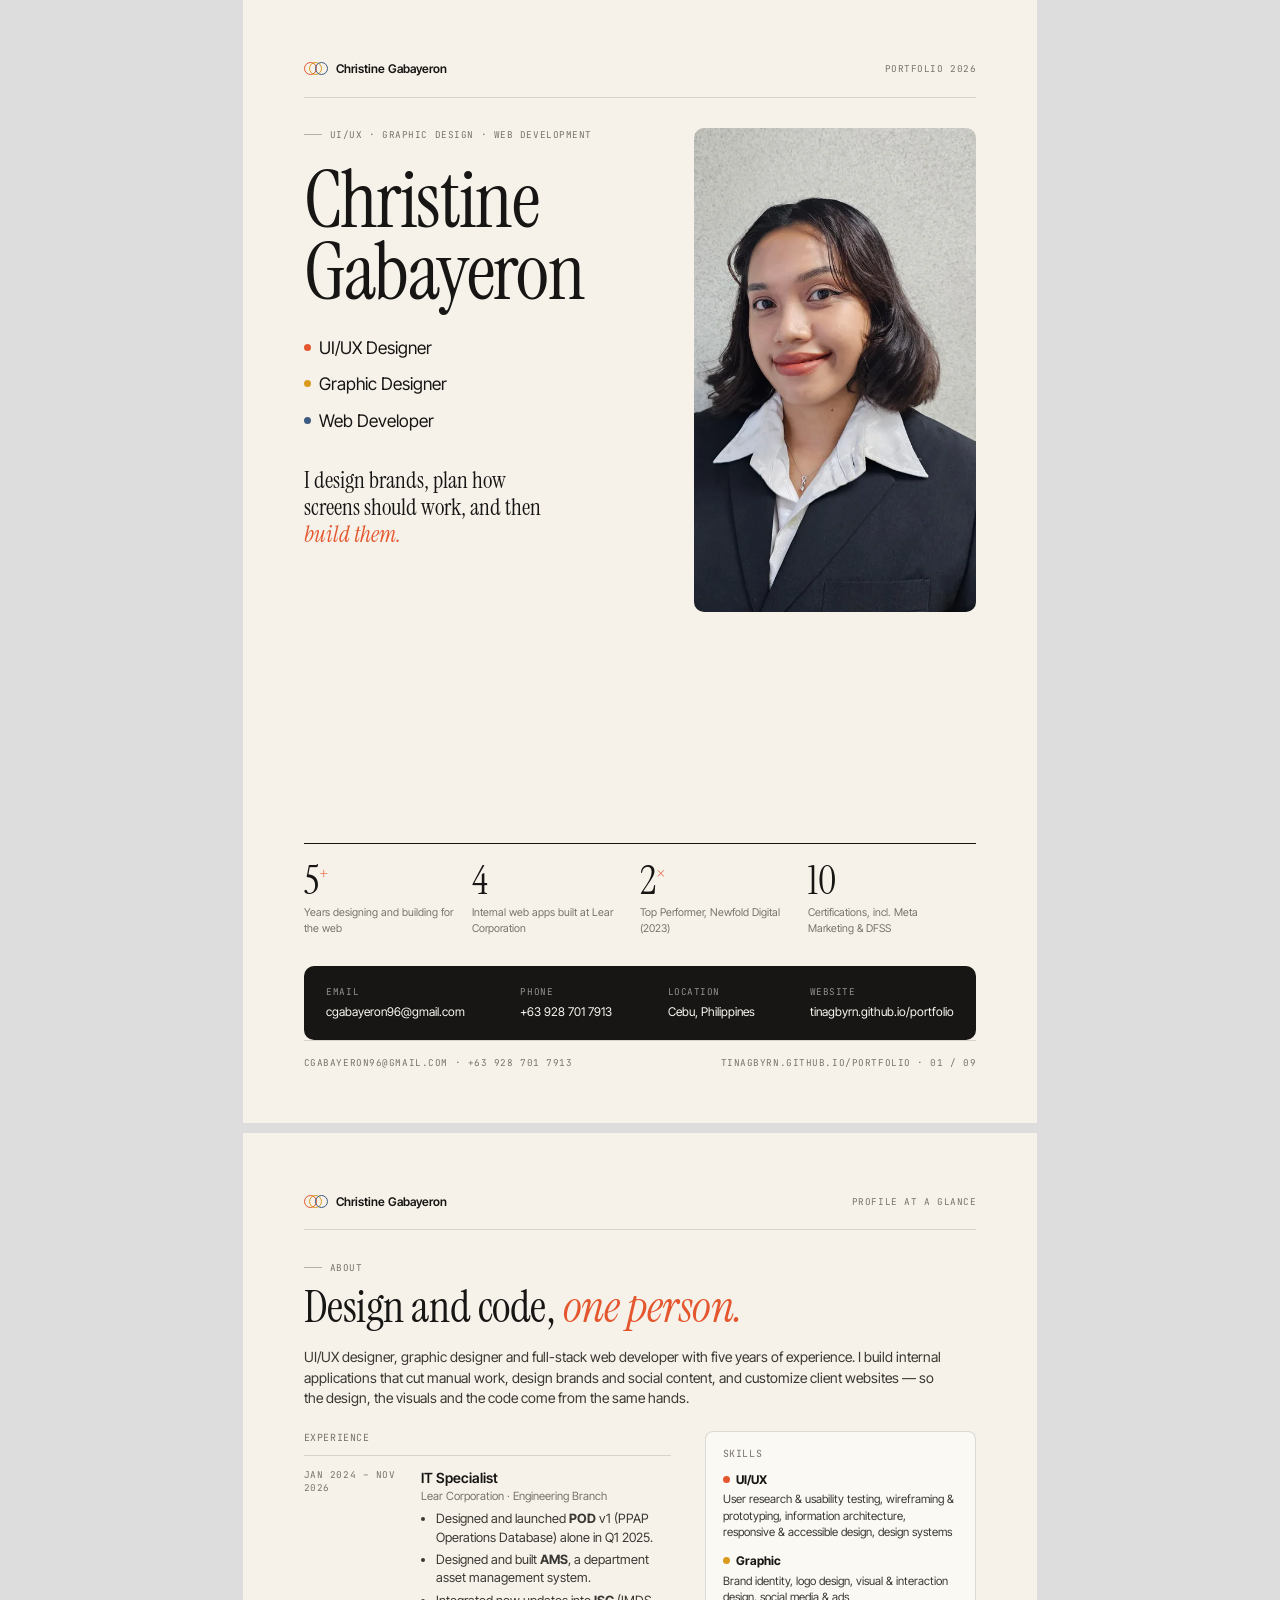
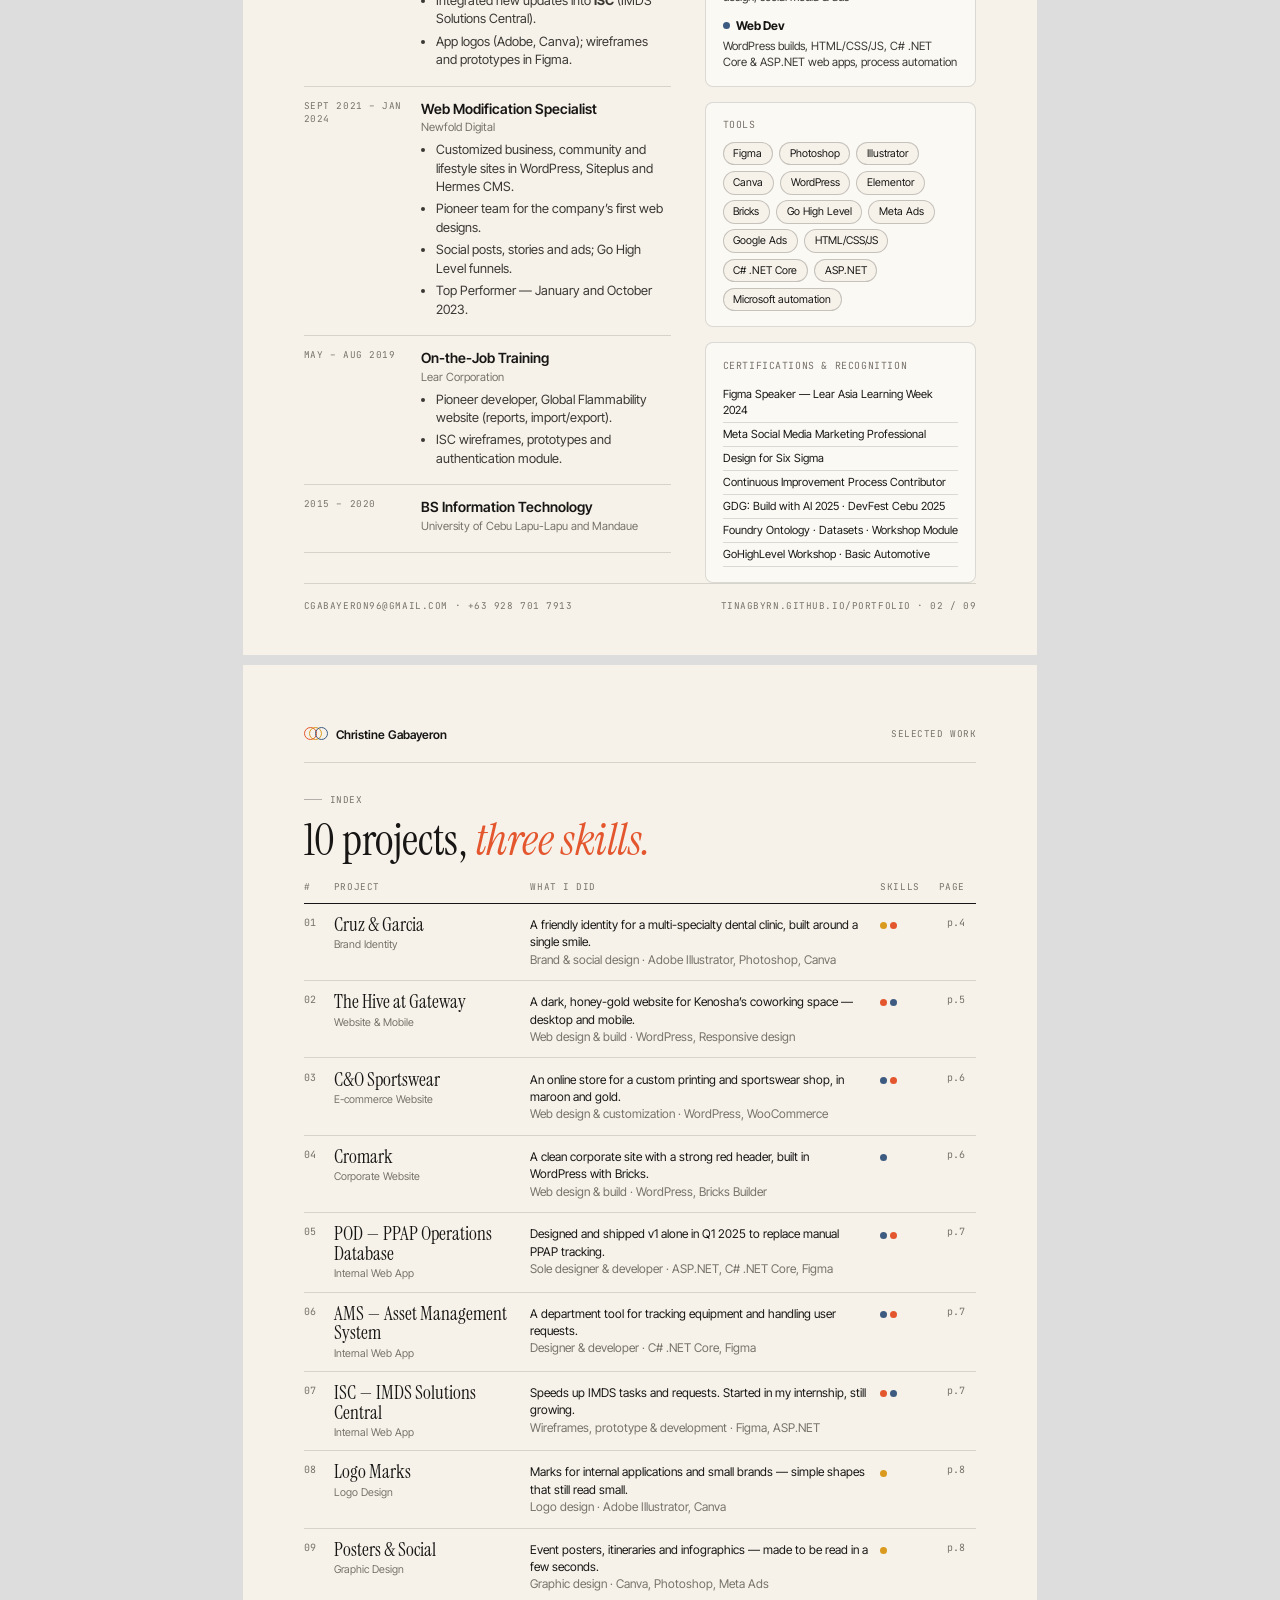
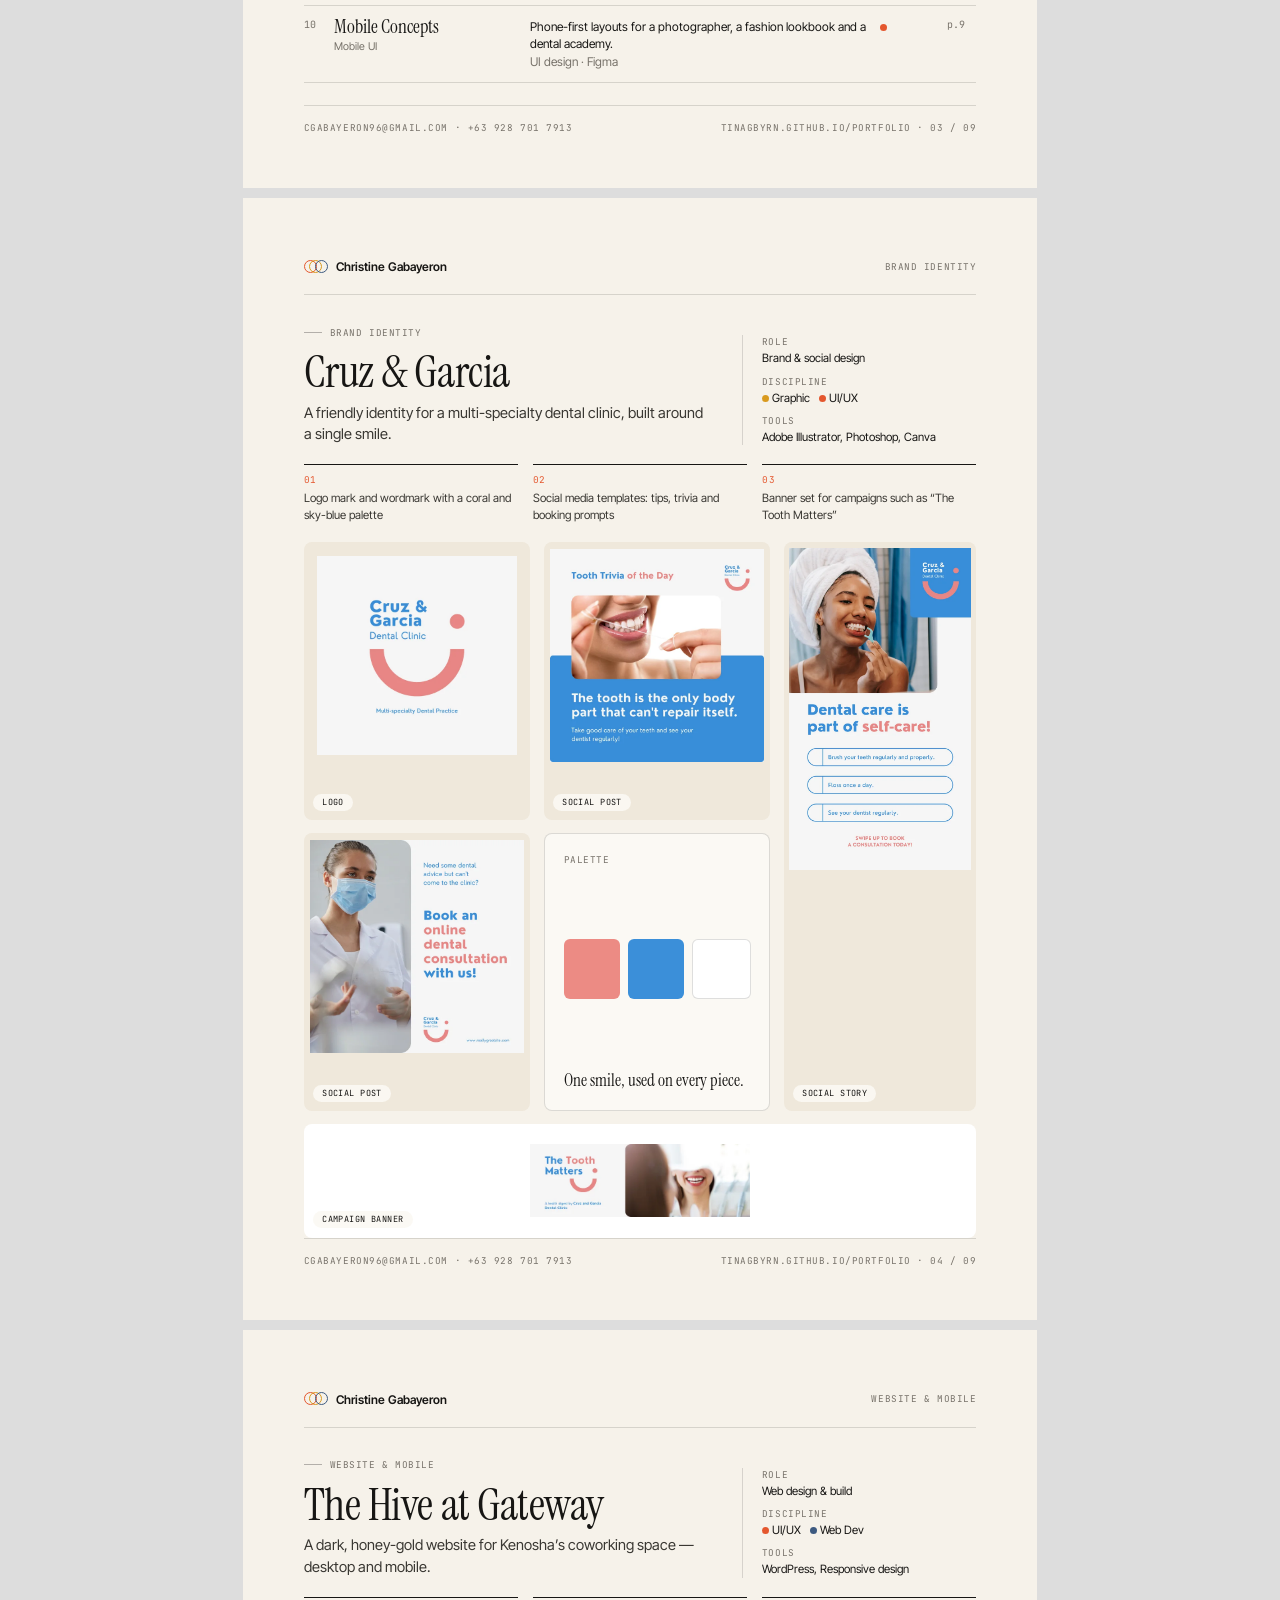
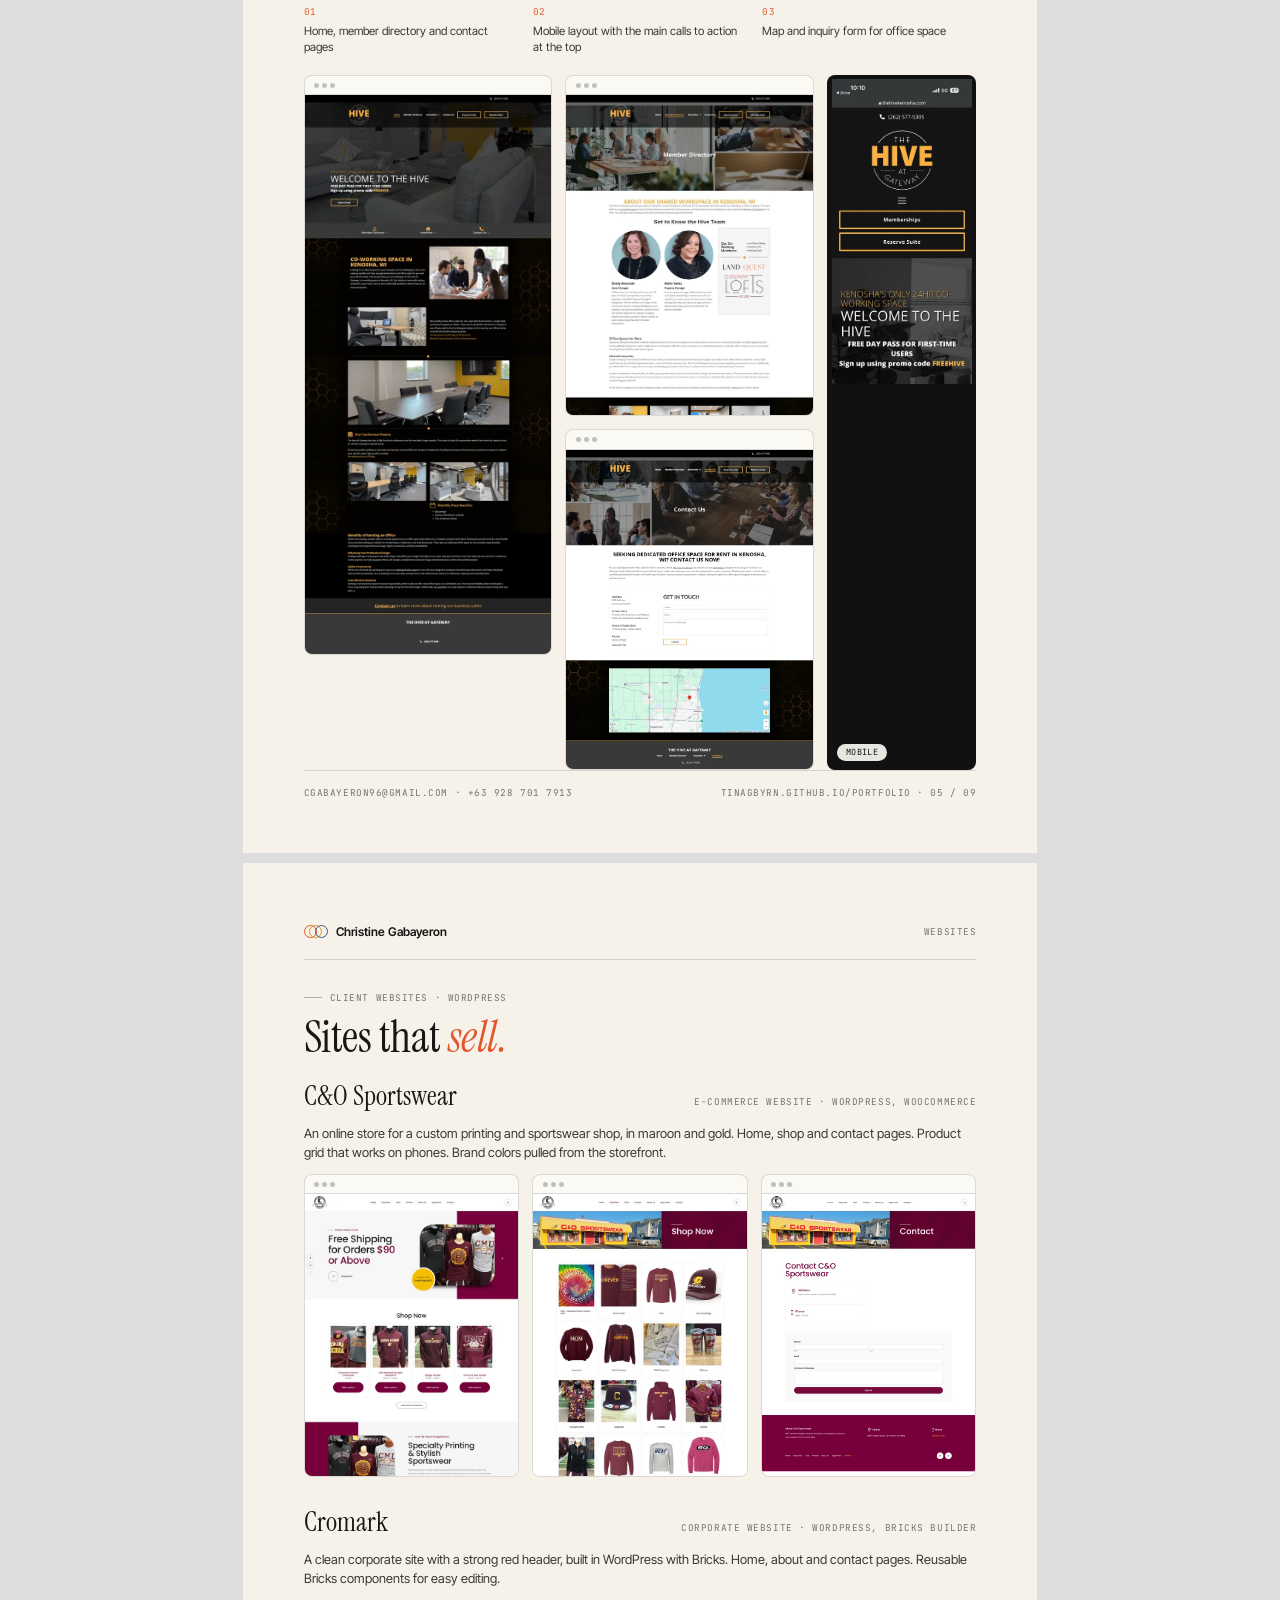
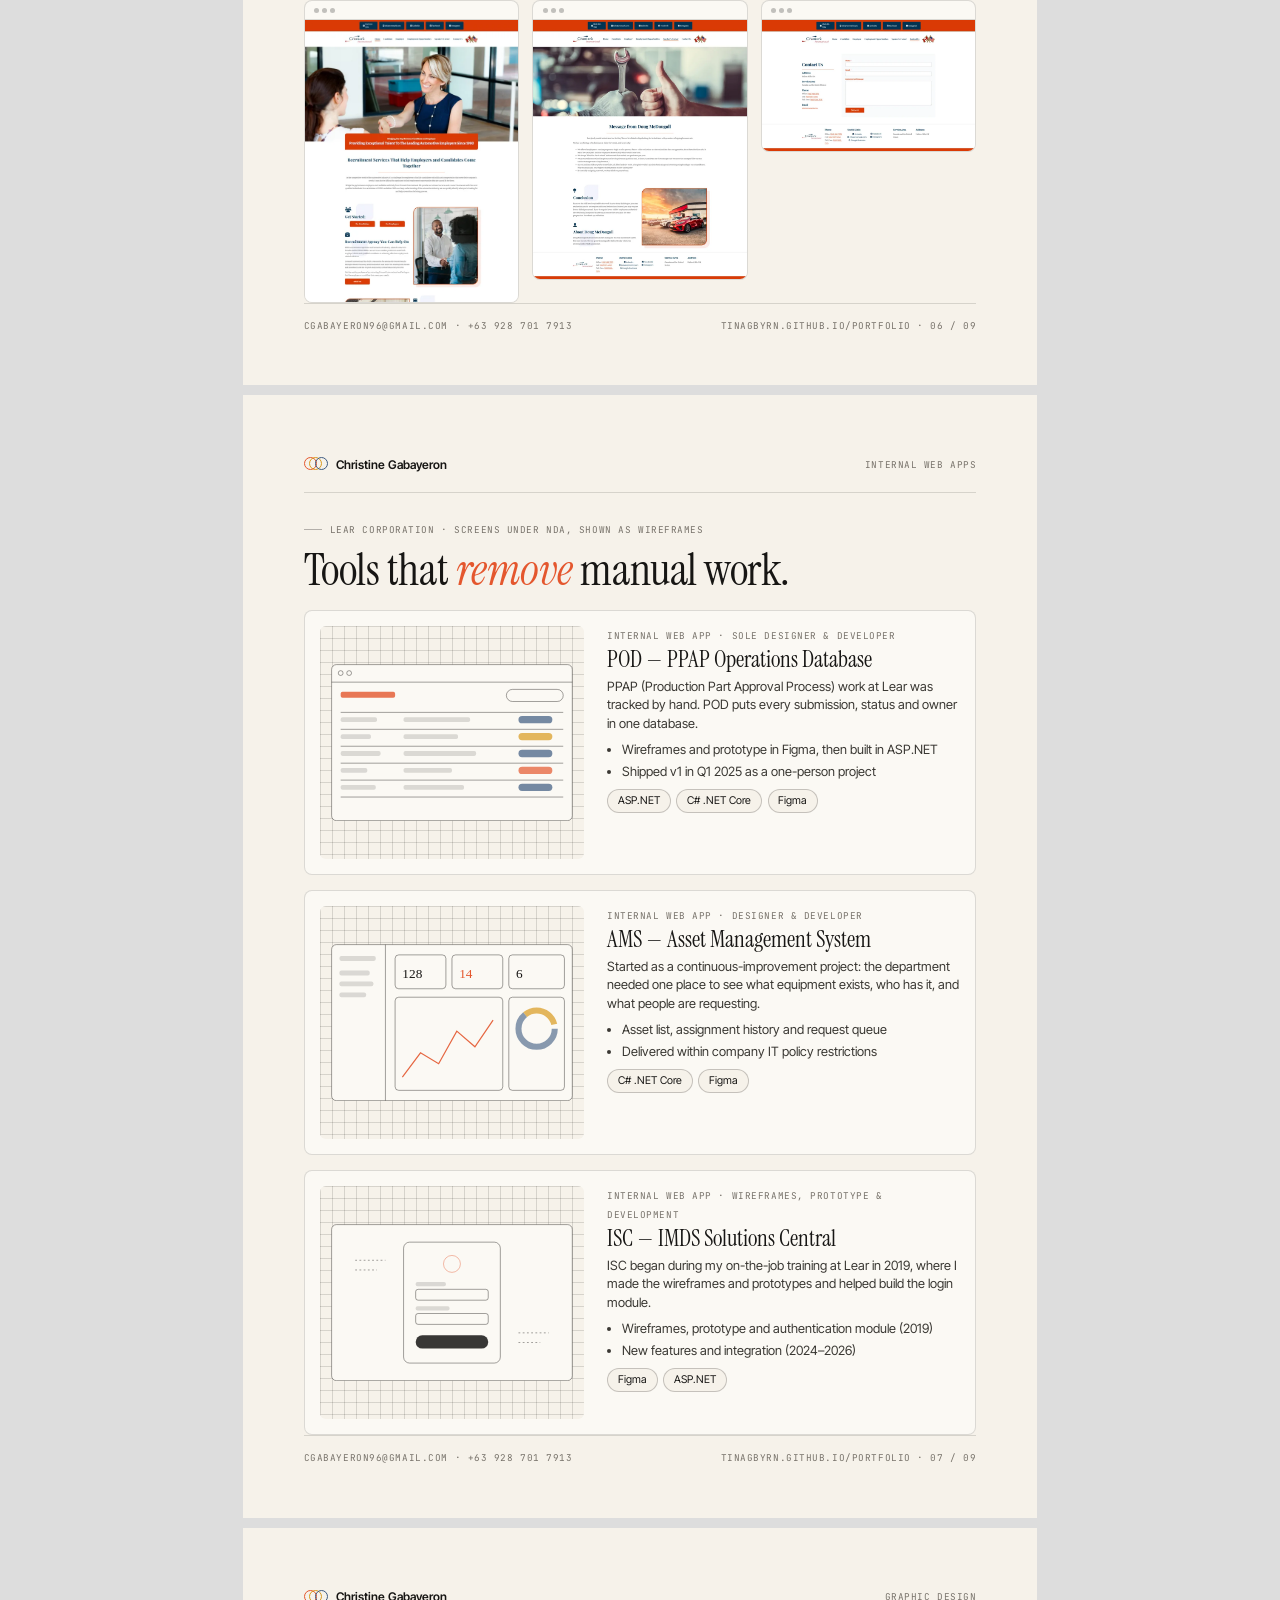
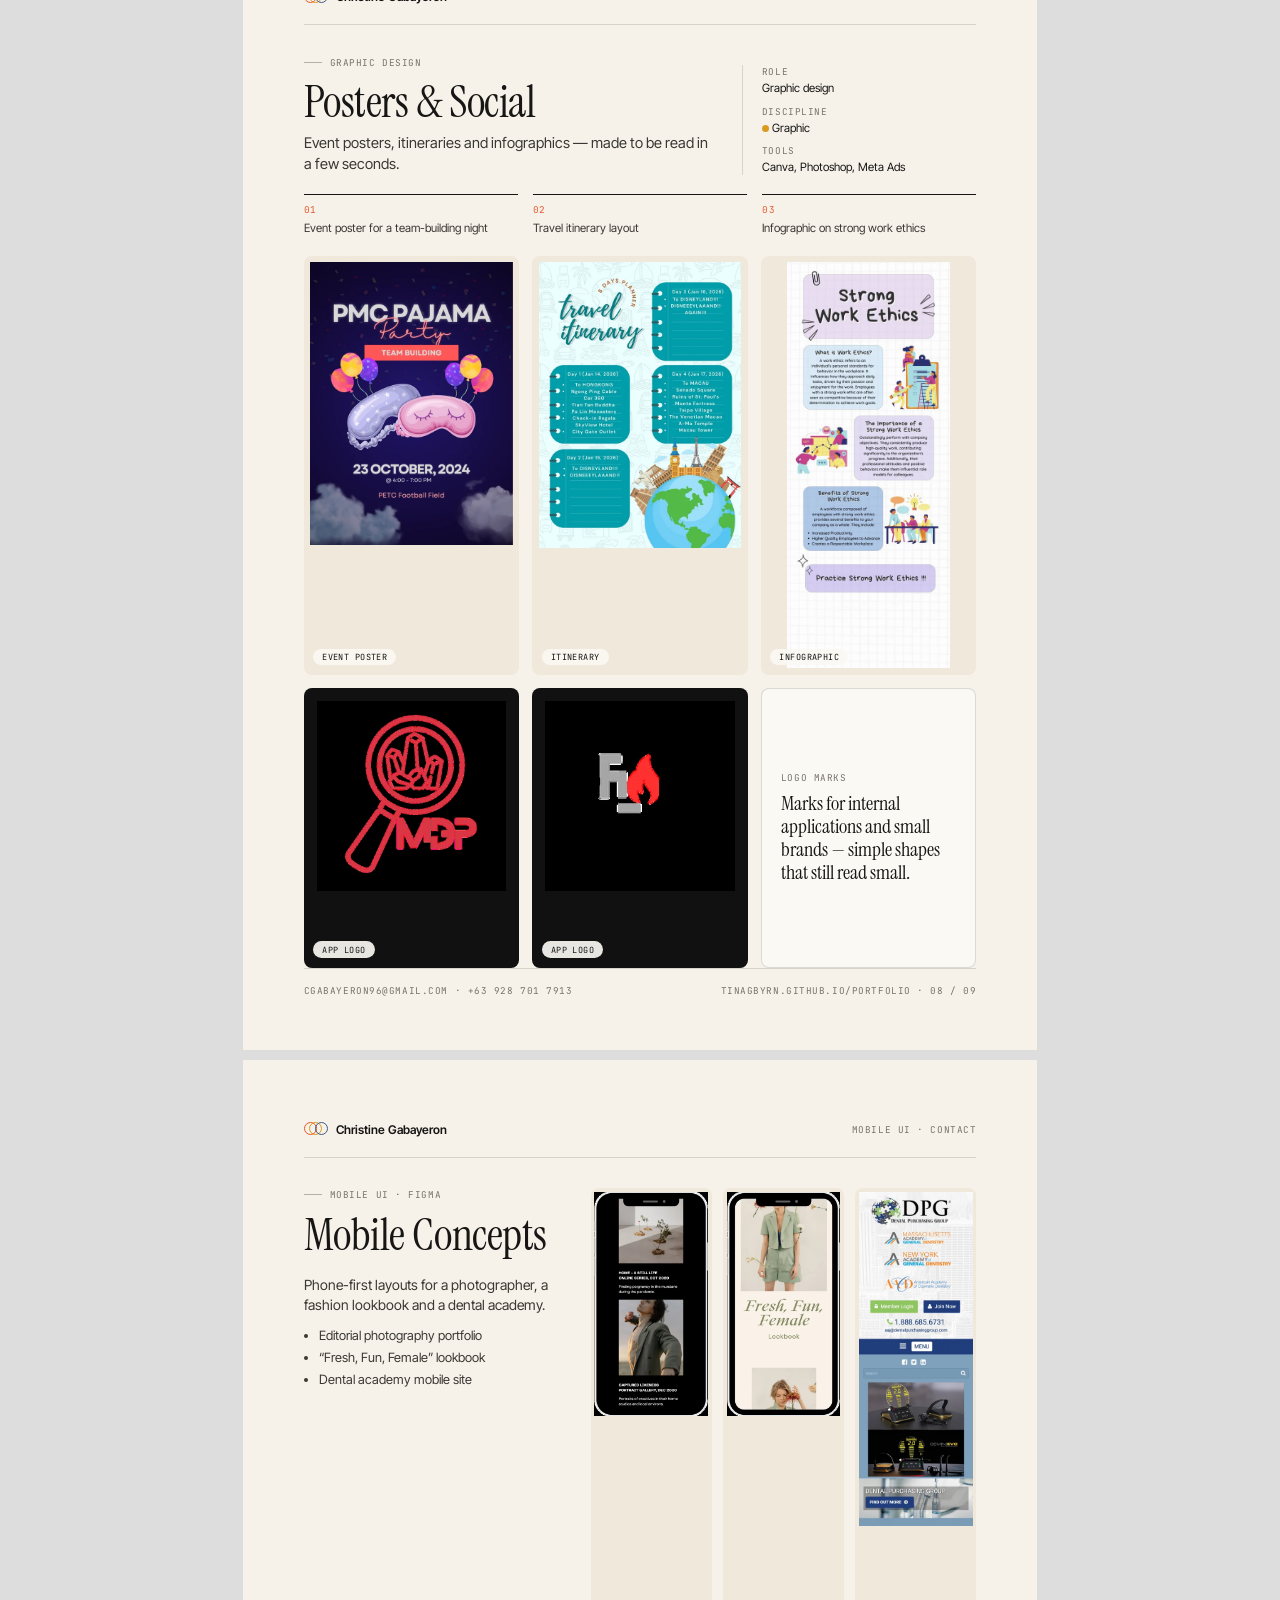
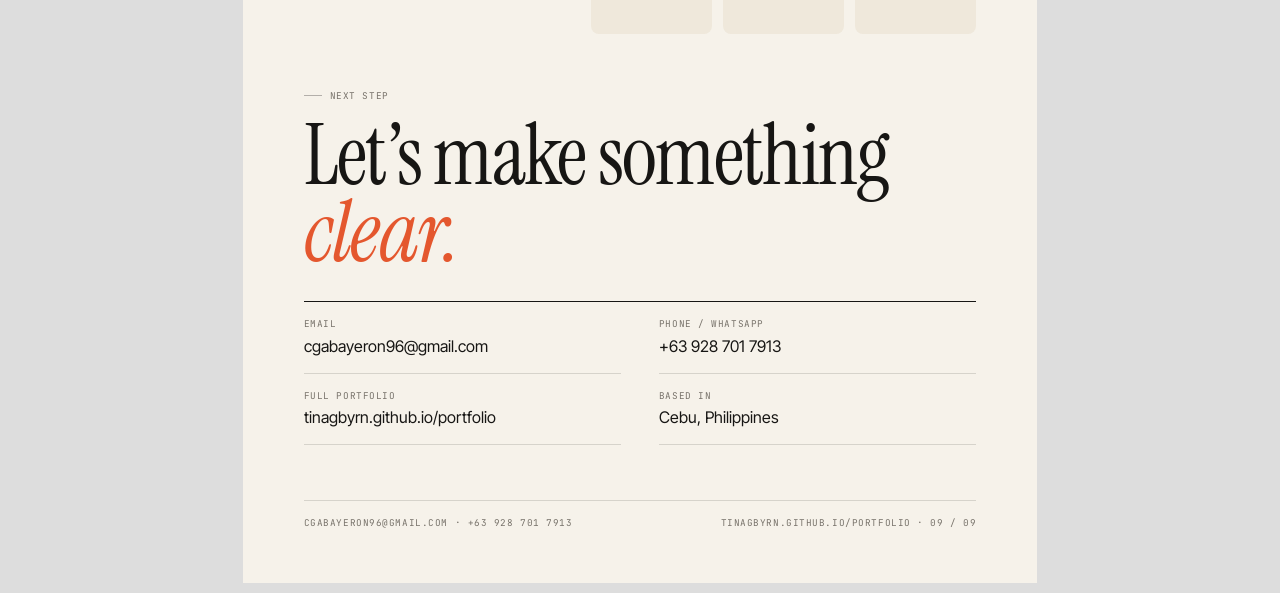
<file: pdf/portfolio-print.html>
<!doctype html>
<html lang="en">
<head>
<meta charset="utf-8">
<title>Christine Gabayeron — Portfolio</title>
<!-- Print source for assets/Christine-Gabayeron-Portfolio.pdf.
     Project text comes from assets/js/data.js. Re-render with:
     chrome --headless --no-pdf-header-footer --print-to-pdf=assets/Christine-Gabayeron-Portfolio.pdf pdf/portfolio-print.html -->
<link rel="preconnect" href="https://fonts.googleapis.com">
<link rel="preconnect" href="https://fonts.gstatic.com" crossorigin>
<link href="https://fonts.googleapis.com/css2?family=Instrument+Serif:ital@0;1&family=Inter+Tight:wght@400;500;600&family=JetBrains+Mono:wght@400&display=swap" rel="stylesheet">
<style>
  @page { size: A4; margin: 0; }
  :root {
    --bg: #f6f2ea; --paper: #fbf9f4; --cream: #efe8db; --ink: #171614; --ink-2: #3a3833; --muted: #77726a;
    --line: rgba(23,22,20,.14); --ux: #e4572e; --gfx: #d99a1e; --dev: #3d5a80;
    --serif: "Instrument Serif", Georgia, serif; --sans: "Inter Tight", Arial, sans-serif; --mono: "JetBrains Mono", monospace;
  }
  * { box-sizing: border-box; -webkit-print-color-adjust: exact; print-color-adjust: exact; }
  html, body { margin: 0; background: #ddd; }
  body { font-family: var(--sans); color: var(--ink); font-size: 9.6pt; line-height: 1.45; }
  .page { width: 210mm; height: 297mm; background: var(--bg); padding: 16mm 16mm 14mm; position: relative; overflow: hidden; page-break-after: always; break-after: page; display: flex; flex-direction: column; margin: 0 auto 10px; }
  .page:last-child { page-break-after: auto; break-after: auto; }
  @media print { html, body { background: var(--bg); } .page { margin: 0; } }

  .mono { font-family: var(--mono); font-size: 7pt; letter-spacing: .06em; text-transform: uppercase; color: var(--muted); }
  .serif { font-family: var(--serif); font-weight: 400; }
  .it { font-family: var(--serif); font-style: italic; }
  .dot { display: inline-block; width: 7px; height: 7px; border-radius: 50%; vertical-align: middle; }
  .dot.ux { background: var(--ux); } .dot.gfx { background: var(--gfx); } .dot.dev { background: var(--dev); }
  h1, h2, h3, p { margin: 0; }
  a { color: inherit; text-decoration: none; }

  /* header + footer on each page */
  .top { display: flex; justify-content: space-between; align-items: center; padding-bottom: 5mm; border-bottom: 1px solid var(--line); margin-bottom: 8mm; }
  .logo { display: inline-flex; align-items: center; gap: 8px; font-weight: 600; font-size: 9pt; }
  .rings { position: relative; width: 24px; height: 14px; }
  .rings i { position: absolute; top: 0; width: 13px; height: 13px; border-radius: 50%; border: 1.4px solid; }
  .rings i:nth-child(1) { left: 0; border-color: var(--ux); } .rings i:nth-child(2) { left: 5.5px; border-color: var(--gfx); } .rings i:nth-child(3) { left: 11px; border-color: var(--dev); }
  .foot { margin-top: auto; padding-top: 4mm; border-top: 1px solid var(--line); display: flex; justify-content: space-between; }

  /* cover */
  .cover-grid { display: grid; grid-template-columns: 1.25fr 1fr; gap: 10mm; flex: 1; }
  .cover h1 { font-family: var(--serif); font-weight: 400; font-size: 60pt; line-height: .9; letter-spacing: -.02em; margin: 6mm 0 7mm; }
  .roles { display: flex; flex-direction: column; gap: 3mm; margin-bottom: 9mm; }
  .roles span { display: flex; align-items: center; gap: 8px; font-size: 13pt; }
  .pitch { font-family: var(--serif); font-size: 17pt; line-height: 1.2; max-width: 22ch; }
  .pitch .it { color: var(--ux); }
  .portrait { border-radius: 10px; overflow: hidden; background: var(--cream); height: 128mm; }
  .portrait img { width: 100%; height: 100%; object-fit: cover; object-position: center 20%; display: block; }
  .stats { display: grid; grid-template-columns: repeat(4, 1fr); border-top: 1px solid var(--ink); margin-top: 8mm; }
  .stats div { padding: 4mm 4mm 0 0; }
  .stats b { display: block; font-family: var(--serif); font-weight: 400; font-size: 30pt; line-height: 1; }
  .stats b sup { font-size: .45em; color: var(--ux); }
  .stats p { font-size: 8pt; color: var(--muted); margin-top: 1.5mm; }
  .contact-bar { display: grid; grid-template-columns: repeat(4, auto); justify-content: space-between; gap: 4mm; background: var(--ink); color: var(--paper); border-radius: 10px; padding: 5mm 6mm; margin-top: 8mm; }
  .contact-bar .mono { color: rgba(251,249,244,.55); display: block; margin-bottom: 1mm; }
  .contact-bar a, .contact-bar span.v { font-size: 9pt; }

  /* section titles */
  .kicker { display: flex; align-items: center; gap: 8px; }
  .kicker::before { content: ""; width: 18px; height: 1px; background: rgba(23,22,20,.3); }
  h2.title { font-family: var(--serif); font-weight: 400; font-size: 34pt; line-height: .95; letter-spacing: -.01em; margin: 3mm 0 5mm; }
  h2.title .it { color: var(--ux); }
  h3.sub { font-family: var(--mono); font-weight: 400; font-size: 7.4pt; letter-spacing: .06em; text-transform: uppercase; color: var(--muted); margin: 0 0 2.5mm; }

  /* profile page */
  .two { display: grid; grid-template-columns: 1.35fr 1fr; gap: 9mm; }
  .exp { border-top: 1px solid var(--line); padding: 3.2mm 0; display: grid; grid-template-columns: 27mm 1fr; gap: 4mm; }
  .exp:last-child { border-bottom: 1px solid var(--line); }
  .exp h4 { margin: 0; font-size: 10.5pt; font-weight: 600; }
  .exp .where { color: var(--muted); font-size: 8.5pt; margin-bottom: 1.5mm; }
  .exp ul, .bul { margin: 0; padding-left: 4mm; color: var(--ink-2); }
  .exp li, .bul li { margin-bottom: 1mm; }
  .box { background: var(--paper); border: 1px solid var(--line); border-radius: 8px; padding: 4mm 4.5mm; margin-bottom: 4mm; }
  .chips { display: flex; flex-wrap: wrap; gap: 1.5mm; }
  .chip { border: 1px solid rgba(23,22,20,.22); border-radius: 99px; padding: .8mm 2.6mm; font-size: 8pt; background: var(--bg); display: inline-flex; gap: 5px; align-items: center; }
  .skill-col { margin-bottom: 3mm; }
  .skill-col p { font-size: 8.6pt; color: var(--ink-2); }
  .skill-col b { display: flex; gap: 6px; align-items: center; font-size: 9pt; margin-bottom: .8mm; }
  .certs { margin: 0; padding: 0; list-style: none; columns: 1; font-size: 8.4pt; }
  .certs li { padding: .9mm 0; border-bottom: 1px solid var(--line); }

  /* work index */
  table.index { width: 100%; border-collapse: collapse; font-size: 9pt; }
  table.index th { text-align: left; font-family: var(--mono); font-size: 7pt; font-weight: 400; text-transform: uppercase; letter-spacing: .06em; color: var(--muted); padding: 0 3mm 2.5mm 0; border-bottom: 1px solid var(--ink); }
  table.index td { padding: 3.2mm 3mm 3.2mm 0; border-bottom: 1px solid var(--line); vertical-align: top; }
  table.index td.n { font-family: var(--mono); font-size: 7.5pt; color: var(--muted); width: 8mm; }
  table.index td.t { font-family: var(--serif); font-size: 14pt; line-height: 1.05; width: 52mm; }
  table.index td.t small { display: block; font-family: var(--sans); font-size: 8pt; color: var(--muted); margin-top: 1mm; }
  table.index td.p { color: var(--muted); width: 12mm; text-align: right; font-family: var(--mono); font-size: 7.5pt; }

  /* project pages */
  .p-head { display: grid; grid-template-columns: 1fr 62mm; gap: 8mm; align-items: end; margin-bottom: 5mm; }
  .p-head h2.title { margin-bottom: 2.5mm; }
  .p-head .summary { font-size: 11pt; color: var(--ink-2); max-width: 52ch; }
  .meta { display: grid; grid-template-columns: 1fr; gap: 2mm; border-left: 1px solid var(--line); padding-left: 5mm; font-size: 8.6pt; }
  .meta .mono { display: block; margin-bottom: .4mm; }
  .did { display: grid; grid-template-columns: repeat(3, 1fr); gap: 4mm; margin-bottom: 5mm; }
  .did div { border-top: 1.5px solid var(--ink); padding-top: 2mm; font-size: 8.6pt; color: var(--ink-2); }
  .did div .mono { display: block; color: var(--ux); margin-bottom: 1mm; }
  .gal { flex: 1; display: grid; gap: 3.5mm; min-height: 0; }
  .fr { background: var(--cream); border-radius: 8px; overflow: hidden; position: relative; min-height: 0; }
  .fr img { width: 100%; height: 100%; object-fit: cover; object-position: top center; display: block; }
  .fr.c img { object-fit: contain; padding: 6%; }
  .fr.c-tight img { object-fit: contain; padding: 3%; }
  .fr.dark { background: #111; }
  .fr .cap { position: absolute; left: 2.5mm; bottom: 2.5mm; background: rgba(251,249,244,.92); border-radius: 99px; padding: .6mm 2.4mm; font-family: var(--mono); font-size: 6.4pt; text-transform: uppercase; letter-spacing: .05em; }
  .browser { background: var(--paper); border: 1px solid var(--line); border-radius: 8px; overflow: hidden; display: flex; flex-direction: column; min-height: 0; }
  .browser .bar { display: flex; gap: 3px; padding: 1.8mm 2.5mm; border-bottom: 1px solid var(--line); }
  .browser .bar i { width: 5px; height: 5px; border-radius: 50%; background: rgba(23,22,20,.25); }
  .browser .v { flex: 1; overflow: hidden; min-height: 0; }
  .browser { align-self: start; max-height: 100%; }
  .browser .v img { width: 100%; display: block; }

  .nda-grid { flex: 1; display: grid; grid-template-rows: repeat(3, 1fr); gap: 4mm; min-height: 0; }
  .nda { display: grid; grid-template-columns: 70mm 1fr; gap: 6mm; background: var(--paper); border: 1px solid var(--line); border-radius: 8px; padding: 4mm; min-height: 0; }
  .nda .wire { background: linear-gradient(var(--line) 1px, transparent 1px) 0 0/12px 12px, linear-gradient(90deg, var(--line) 1px, transparent 1px) 0 0/12px 12px, var(--bg); border-radius: 6px; display: flex; align-items: center; justify-content: center; padding: 3mm; }
  .nda .wire svg { width: 100%; height: auto; }
  .nda h4 { font-family: var(--serif); font-weight: 400; font-size: 17pt; margin: 1mm 0 1.5mm; line-height: 1.05; }
  .nda .tags { display: flex; gap: 1.5mm; flex-wrap: wrap; margin-top: 2mm; }

  .closing { flex: 1; display: flex; flex-direction: column; justify-content: center; }
  .closing h2 { font-family: var(--serif); font-weight: 400; font-size: 64pt; line-height: .9; letter-spacing: -.02em; margin: 4mm 0 8mm; }
  .closing h2 .it { color: var(--ux); }
  .closing .rows { display: grid; grid-template-columns: 1fr 1fr; gap: 0 10mm; border-top: 1px solid var(--ink); }
  .closing .rows div { padding: 4mm 0; border-bottom: 1px solid var(--line); }
  .closing .rows .mono { display: block; margin-bottom: 1mm; }
  .closing .rows a, .closing .rows span.v { font-size: 12pt; }
</style>
</head>
<body>
<div id="doc"></div>
<script src="../assets/js/data.js"></script>
<script>
(function () {
  const P = Object.fromEntries(window.PROJECTS.map((p) => [p.slug, p]));
  const SITE = "tinagbyrn.github.io/portfolio";
  const TOTAL = 9;
  const top = (label) => `<div class="top"><span class="logo"><span class="rings"><i></i><i></i><i></i></span>Christine Gabayeron</span><span class="mono">${label}</span></div>`;
  const foot = (n) => `<div class="foot"><span class="mono">cgabayeron96@gmail.com · +63 928 701 7913</span><span class="mono">${SITE} · ${String(n).padStart(2, "0")} / ${String(TOTAL).padStart(2, "0")}</span></div>`;
  const dots = (p) => p.disciplines.map((d) => `<span class="dot ${d}"></span> ${window.DISC[d].name}`).join("&nbsp;&nbsp; ");
  const img = (src, cls, cap) => `<div class="fr ${cls || ""}"><img src="../${src}" alt="">${cap ? `<span class="cap">${cap}</span>` : ""}</div>`;
  const web = (src) => `<div class="browser"><div class="bar"><i></i><i></i><i></i></div><div class="v"><img src="../${src}" alt=""></div></div>`;

  function projectPage(n, slug, kicker, galleryStyle, galleryHTML) {
    const p = P[slug];
    return `<section class="page">${top(kicker)}
      <div class="p-head">
        <div><span class="mono kicker">${p.type}</span><h2 class="title">${p.title}</h2><p class="summary">${p.summary}</p></div>
        <div class="meta">
          <div><span class="mono">Role</span>${p.role}</div>
          <div><span class="mono">Discipline</span>${dots(p)}</div>
          <div><span class="mono">Tools</span>${p.tools.join(", ")}</div>
        </div>
      </div>
      <div class="did">${p.points.slice(0, 3).map((t, i) => `<div><span class="mono">0${i + 1}</span>${t}</div>`).join("")}</div>
      <div class="gal" style="${galleryStyle}">${galleryHTML}</div>
      ${foot(n)}</section>`;
  }

  const pages = [];

  /* 1 — cover */
  pages.push(`<section class="page cover">${top("Portfolio 2026")}
    <div class="cover-grid">
      <div>
        <span class="mono kicker">UI/UX · Graphic Design · Web Development</span>
        <h1>Christine<br>Gabayeron</h1>
        <div class="roles">
          <span><span class="dot ux"></span>UI/UX Designer</span>
          <span><span class="dot gfx"></span>Graphic Designer</span>
          <span><span class="dot dev"></span>Web Developer</span>
        </div>
        <p class="pitch">I design brands, plan how screens should work, and then <span class="it">build them.</span></p>
      </div>
      <div class="portrait"><img src="../assets/img/portrait.webp" alt=""></div>
    </div>
    <div class="stats">
      <div><b>5<sup>+</sup></b><p>Years designing and building for the web</p></div>
      <div><b>4</b><p>Internal web apps built at Lear Corporation</p></div>
      <div><b>2<sup>×</sup></b><p>Top Performer, Newfold Digital (2023)</p></div>
      <div><b>10</b><p>Certifications, incl. Meta Marketing &amp; DFSS</p></div>
    </div>
    <div class="contact-bar">
      <div><span class="mono">Email</span><a href="mailto:cgabayeron96@gmail.com">cgabayeron96@gmail.com</a></div>
      <div><span class="mono">Phone</span><span class="v">+63 928 701 7913</span></div>
      <div><span class="mono">Location</span><span class="v">Cebu, Philippines</span></div>
      <div><span class="mono">Website</span><a href="https://${SITE}/">${SITE}</a></div>
    </div>
    ${foot(1)}</section>`);

  /* 2 — profile at a glance */
  pages.push(`<section class="page">${top("Profile at a glance")}
    <span class="mono kicker">About</span>
    <h2 class="title">Design and code, <span class="it">one person.</span></h2>
    <p style="font-size:10.5pt;color:var(--ink-2);max-width:80ch;margin-bottom:6mm">UI/UX designer, graphic designer and full-stack web developer with five years of experience. I build internal applications that cut manual work, design brands and social content, and customize client websites — so the design, the visuals and the code come from the same hands.</p>
    <div class="two">
      <div>
        <h3 class="sub">Experience</h3>
        <div class="exp"><span class="mono">Jan 2024 – Nov 2026</span><div><h4>IT Specialist</h4><p class="where">Lear Corporation · Engineering Branch</p><ul>
          <li>Designed and launched <b>POD</b> v1 (PPAP Operations Database) alone in Q1 2025.</li>
          <li>Designed and built <b>AMS</b>, a department asset management system.</li>
          <li>Integrated new updates into <b>ISC</b> (IMDS Solutions Central).</li>
          <li>App logos (Adobe, Canva); wireframes and prototypes in Figma.</li></ul></div></div>
        <div class="exp"><span class="mono">Sept 2021 – Jan 2024</span><div><h4>Web Modification Specialist</h4><p class="where">Newfold Digital</p><ul>
          <li>Customized business, community and lifestyle sites in WordPress, Siteplus and Hermes CMS.</li>
          <li>Pioneer team for the company’s first web designs.</li>
          <li>Social posts, stories and ads; Go High Level funnels.</li>
          <li>Top Performer — January and October 2023.</li></ul></div></div>
        <div class="exp"><span class="mono">May – Aug 2019</span><div><h4>On-the-Job Training</h4><p class="where">Lear Corporation</p><ul>
          <li>Pioneer developer, Global Flammability website (reports, import/export).</li>
          <li>ISC wireframes, prototypes and authentication module.</li></ul></div></div>
        <div class="exp"><span class="mono">2015 – 2020</span><div><h4>BS Information Technology</h4><p class="where">University of Cebu Lapu-Lapu and Mandaue</p></div></div>
      </div>
      <div>
        <div class="box">
          <h3 class="sub">Skills</h3>
          <div class="skill-col"><b><span class="dot ux"></span>UI/UX</b><p>User research &amp; usability testing, wireframing &amp; prototyping, information architecture, responsive &amp; accessible design, design systems</p></div>
          <div class="skill-col"><b><span class="dot gfx"></span>Graphic</b><p>Brand identity, logo design, visual &amp; interaction design, social media &amp; ads</p></div>
          <div class="skill-col" style="margin-bottom:0"><b><span class="dot dev"></span>Web Dev</b><p>WordPress builds, HTML/CSS/JS, C# .NET Core &amp; ASP.NET web apps, process automation</p></div>
        </div>
        <div class="box">
          <h3 class="sub">Tools</h3>
          <div class="chips"><span class="chip">Figma</span><span class="chip">Photoshop</span><span class="chip">Illustrator</span><span class="chip">Canva</span><span class="chip">WordPress</span><span class="chip">Elementor</span><span class="chip">Bricks</span><span class="chip">Go High Level</span><span class="chip">Meta Ads</span><span class="chip">Google Ads</span><span class="chip">HTML/CSS/JS</span><span class="chip">C# .NET Core</span><span class="chip">ASP.NET</span><span class="chip">Microsoft automation</span></div>
        </div>
        <div class="box" style="margin-bottom:0">
          <h3 class="sub">Certifications &amp; recognition</h3>
          <ul class="certs">
            <li>Figma Speaker — Lear Asia Learning Week 2024</li>
            <li>Meta Social Media Marketing Professional</li>
            <li>Design for Six Sigma</li>
            <li>Continuous Improvement Process Contributor</li>
            <li>GDG: Build with AI 2025 · DevFest Cebu 2025</li>
            <li>Foundry Ontology · Datasets · Workshop Module</li>
            <li>GoHighLevel Workshop · Basic Automotive</li>
          </ul>
        </div>
      </div>
    </div>
    ${foot(2)}</section>`);

  /* 3 — work index */
  const order = [["cruz-garcia", 4], ["the-hive", 5], ["c-o-sportswear", 6], ["cromark", 6], ["pod", 7], ["ams", 7], ["isc", 7], ["brand-marks", 8], ["print-social", 8], ["mobile-concepts", 9]];
  pages.push(`<section class="page">${top("Selected work")}
    <span class="mono kicker">Index</span>
    <h2 class="title">10 projects, <span class="it">three skills.</span></h2>
    <table class="index"><thead><tr><th>#</th><th>Project</th><th>What I did</th><th>Skills</th><th style="text-align:right">Page</th></tr></thead><tbody>
    ${order.map(([s, pg], i) => { const p = P[s]; return `<tr><td class="n">${String(i + 1).padStart(2, "0")}</td><td class="t">${p.title}<small>${p.type}</small></td><td>${p.summary}<br><span style="color:var(--muted)">${p.role} · ${p.tools.join(", ")}</span></td><td style="white-space:nowrap">${p.disciplines.map((d) => `<span class="dot ${d}"></span>`).join(" ")}</td><td class="p">p.${pg}</td></tr>`; }).join("")}
    </tbody></table>
    ${foot(3)}</section>`);

  /* 4 — Cruz & Garcia */
  pages.push(projectPage(4, "cruz-garcia", "Brand identity",
    "grid-template-columns:1fr 1fr 0.85fr;grid-template-rows:1fr 1fr 30mm;grid-template-areas:'logo trivia story' 'consult palette story' 'banner banner banner'",
    `<div class="fr c" style="grid-area:logo"><img src="../assets/img/cg-logo.webp" alt=""><span class="cap">Logo</span></div>` +
    `<div class="fr c-tight" style="grid-area:trivia"><img src="../assets/img/cg-trivia.webp" alt=""><span class="cap">Social post</span></div>` +
    `<div class="fr c-tight" style="grid-area:story"><img src="../assets/img/cg-social.webp" alt=""><span class="cap">Social story</span></div>` +
    `<div class="fr c-tight" style="grid-area:consult"><img src="../assets/img/cg-consult.webp" alt=""><span class="cap">Social post</span></div>` +
    `<div class="fr" style="grid-area:palette;background:var(--paper);border:1px solid var(--line);padding:5mm;display:flex;flex-direction:column;justify-content:space-between">
       <span class="mono">Palette</span>
       <div style="display:flex;gap:2mm"><span style="flex:1;height:16mm;border-radius:6px;background:#ec8b84"></span><span style="flex:1;height:16mm;border-radius:6px;background:#3b8fd9"></span><span style="flex:1;height:16mm;border-radius:6px;background:#fff;border:1px solid var(--line)"></span></div>
       <p style="font-family:var(--serif);font-size:13pt;line-height:1.15">One smile, used on every piece.</p></div>` +
    `<div class="fr c-tight" style="grid-area:banner;background:#fff"><img src="../assets/img/cg-banner.webp" alt=""><span class="cap">Campaign banner</span></div>`));

  /* 5 — The Hive */
  pages.push(projectPage(5, "the-hive", "Website & mobile",
    "grid-template-columns:1fr 1fr 0.6fr;grid-template-rows:1fr 1fr;grid-template-areas:'home dir mob' 'home con mob'",
    `<div style="grid-area:home;display:flex;min-height:0">${web("assets/img/hive-home.webp")}</div>` +
    `<div style="grid-area:dir;display:flex;min-height:0">${web("assets/img/hive-directory.webp")}</div>` +
    `<div style="grid-area:con;display:flex;min-height:0">${web("assets/img/hive-contact.webp")}</div>` +
    `<div class="fr dark c-tight" style="grid-area:mob"><img src="../assets/img/hive-mobile.webp" alt=""><span class="cap">Mobile</span></div>`));

  /* 6 — C&O + Cromark */
  const co = P["c-o-sportswear"], cr = P["cromark"];
  const half = (p, imgs) => `<div style="display:flex;flex-direction:column;min-height:0">
      <div style="display:flex;justify-content:space-between;align-items:baseline;margin-bottom:2.5mm"><h3 class="serif" style="font-size:20pt">${p.title}</h3><span class="mono">${p.type} · ${p.tools.join(", ")}</span></div>
      <p style="color:var(--ink-2);margin-bottom:3mm">${p.summary} ${p.points.join(". ")}.</p>
      <div style="flex:1;display:grid;grid-template-columns:repeat(${imgs.length},1fr);gap:3.5mm;min-height:0">${imgs.map(web).join("")}</div></div>`;
  pages.push(`<section class="page">${top("Websites")}
    <span class="mono kicker">Client websites · WordPress</span>
    <h2 class="title">Sites that <span class="it">sell.</span></h2>
    <div style="flex:1;display:grid;grid-template-rows:1fr 1fr;gap:7mm;min-height:0">
      ${half(co, ["assets/img/co-home.webp", "assets/img/co-shop.webp", "assets/img/co-contact.webp"])}
      ${half(cr, ["assets/img/cromark-home.webp", "assets/img/cromark-message.webp", "assets/img/cromark-contact.webp"])}
    </div>${foot(6)}</section>`);

  /* 7 — internal apps */
  const nda = (s) => { const p = P[s]; return `<div class="nda"><div class="wire">${window.WIRES[p.wire]}</div>
      <div><span class="mono">${p.type} · ${p.role}</span><h4>${p.title}</h4><p style="color:var(--ink-2)">${p.body[0]}</p>
      <ul class="bul" style="margin-top:2mm">${p.points.filter((t) => !/confidential/i.test(t)).map((t) => `<li>${t}</li>`).join("")}</ul>
      <div class="tags">${p.tools.map((t) => `<span class="chip">${t}</span>`).join("")}</div></div></div>`; };
  pages.push(`<section class="page">${top("Internal web apps")}
    <span class="mono kicker">Lear Corporation · screens under NDA, shown as wireframes</span>
    <h2 class="title">Tools that <span class="it">remove</span> manual work.</h2>
    <div class="nda-grid">${nda("pod")}${nda("ams")}${nda("isc")}</div>
    ${foot(7)}</section>`);

  /* 8 — graphic */
  pages.push(projectPage(8, "print-social", "Graphic design",
    "grid-template-columns:1fr 1fr 1fr;grid-template-rows:1.5fr 1fr",
    img("assets/img/poster-pajama.webp", "c-tight", "Event poster") +
    img("assets/img/travel-itinerary.webp", "c-tight", "Itinerary") +
    img("assets/img/work-ethics.webp", "c-tight", "Infographic") +
    img("assets/img/logo-mdp.webp", "dark c", "App logo") +
    img("assets/img/logo-fl.webp", "dark c", "App logo") +
    `<div class="fr" style="background:var(--paper);border:1px solid var(--line);padding:5mm;display:flex;flex-direction:column;justify-content:center"><span class="mono">Logo marks</span><p style="font-family:var(--serif);font-size:15pt;line-height:1.15;margin-top:2mm">${P["brand-marks"].summary}</p></div>`));

  /* 9 — mobile + closing */
  const m = P["mobile-concepts"];
  pages.push(`<section class="page">${top("Mobile UI · Contact")}
    <div style="display:grid;grid-template-columns:1fr 1.5fr;gap:8mm;height:118mm">
      <div><span class="mono kicker">${m.type} · ${m.tools.join(", ")}</span><h2 class="title">${m.title}</h2><p style="font-size:10.5pt;color:var(--ink-2)">${m.summary}</p>
        <ul class="bul" style="margin-top:3mm">${m.points.map((t) => `<li>${t}</li>`).join("")}</ul></div>
      <div style="display:grid;grid-template-columns:repeat(3,1fr);gap:3mm">${img("assets/img/stilllife-mobile.webp", "c-tight")}${img("assets/img/lookbook-mobile.webp", "c-tight")}${img("assets/img/dpg-mobile.webp", "c-tight")}</div>
    </div>
    <div class="closing">
      <span class="mono kicker">Next step</span>
      <h2>Let’s make something <span class="it">clear.</span></h2>
      <div class="rows">
        <div><span class="mono">Email</span><a href="mailto:cgabayeron96@gmail.com">cgabayeron96@gmail.com</a></div>
        <div><span class="mono">Phone / WhatsApp</span><span class="v">+63 928 701 7913</span></div>
        <div><span class="mono">Full portfolio</span><a href="https://${SITE}/">${SITE}</a></div>
        <div><span class="mono">Based in</span><span class="v">Cebu, Philippines</span></div>
      </div>
    </div>
    ${foot(9)}</section>`);

  document.getElementById("doc").innerHTML = pages.join("");
})();
</script>
</body>
</html>
</file>
